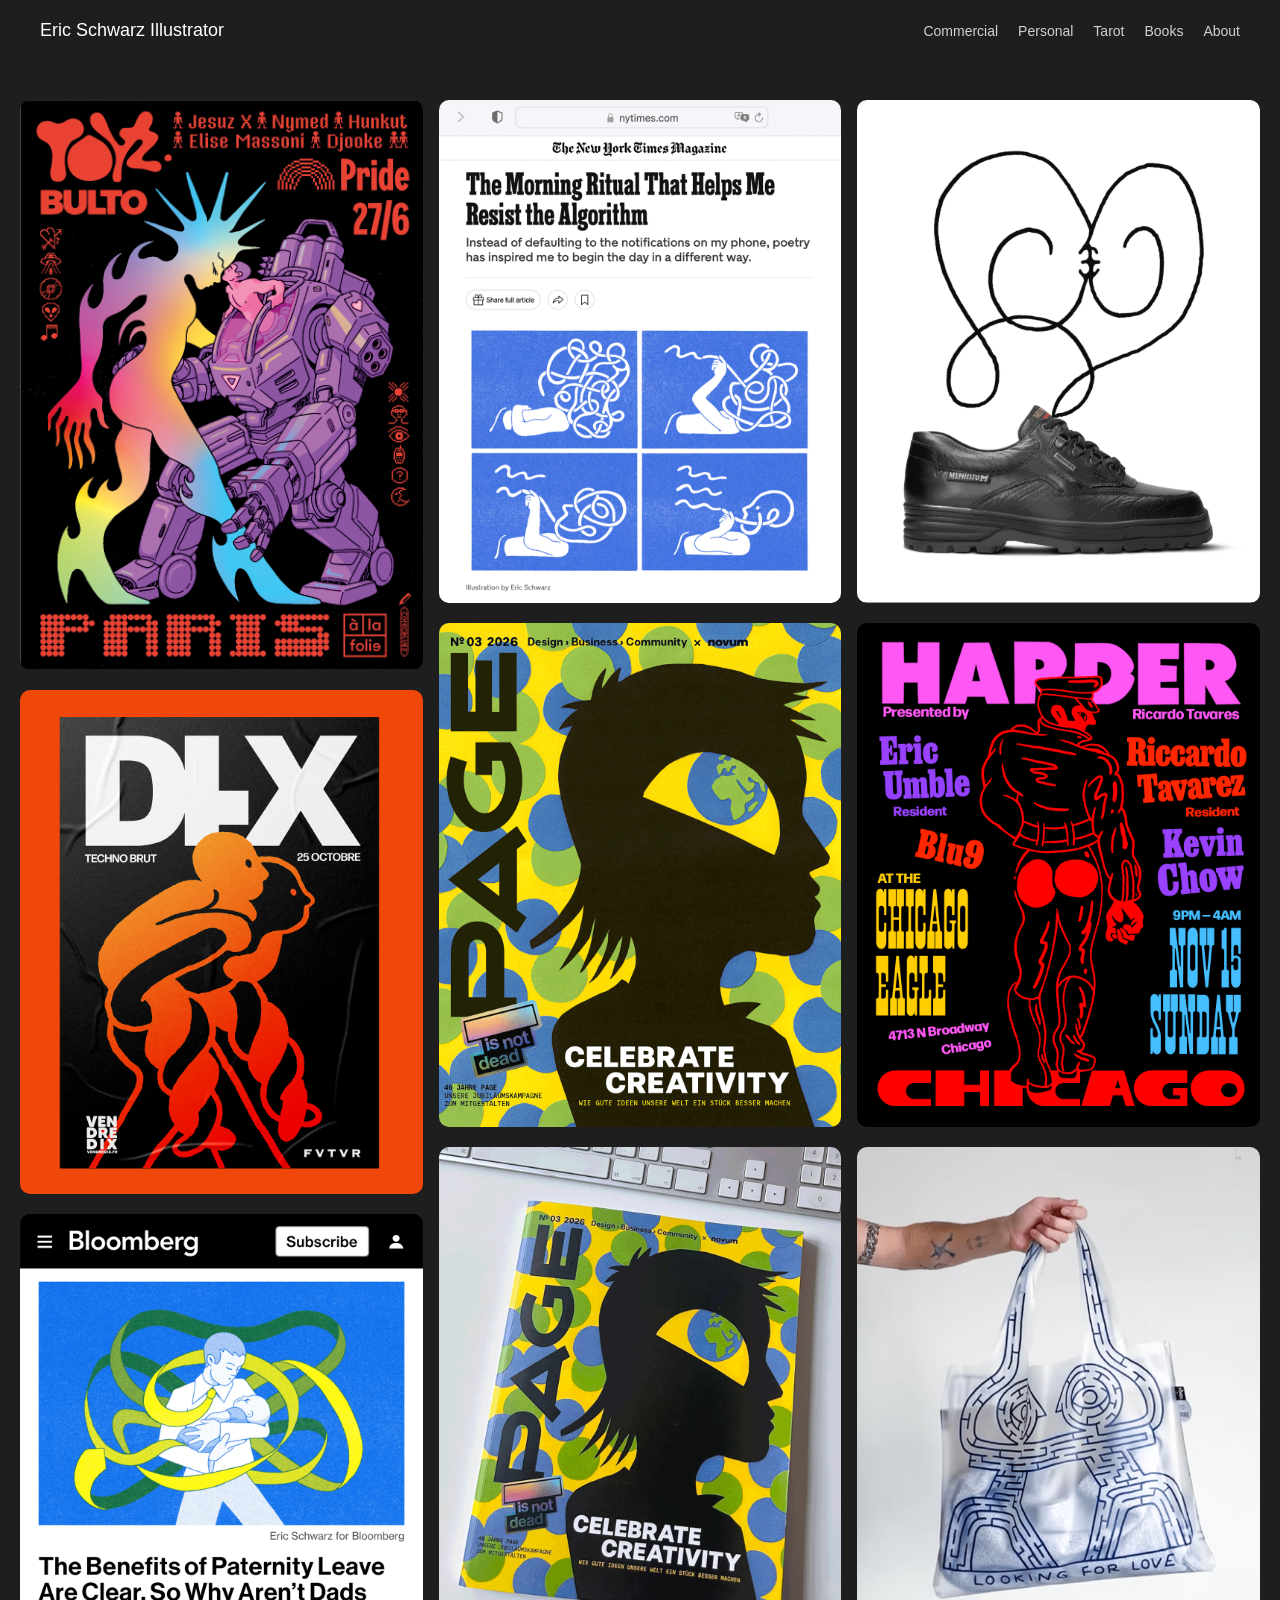
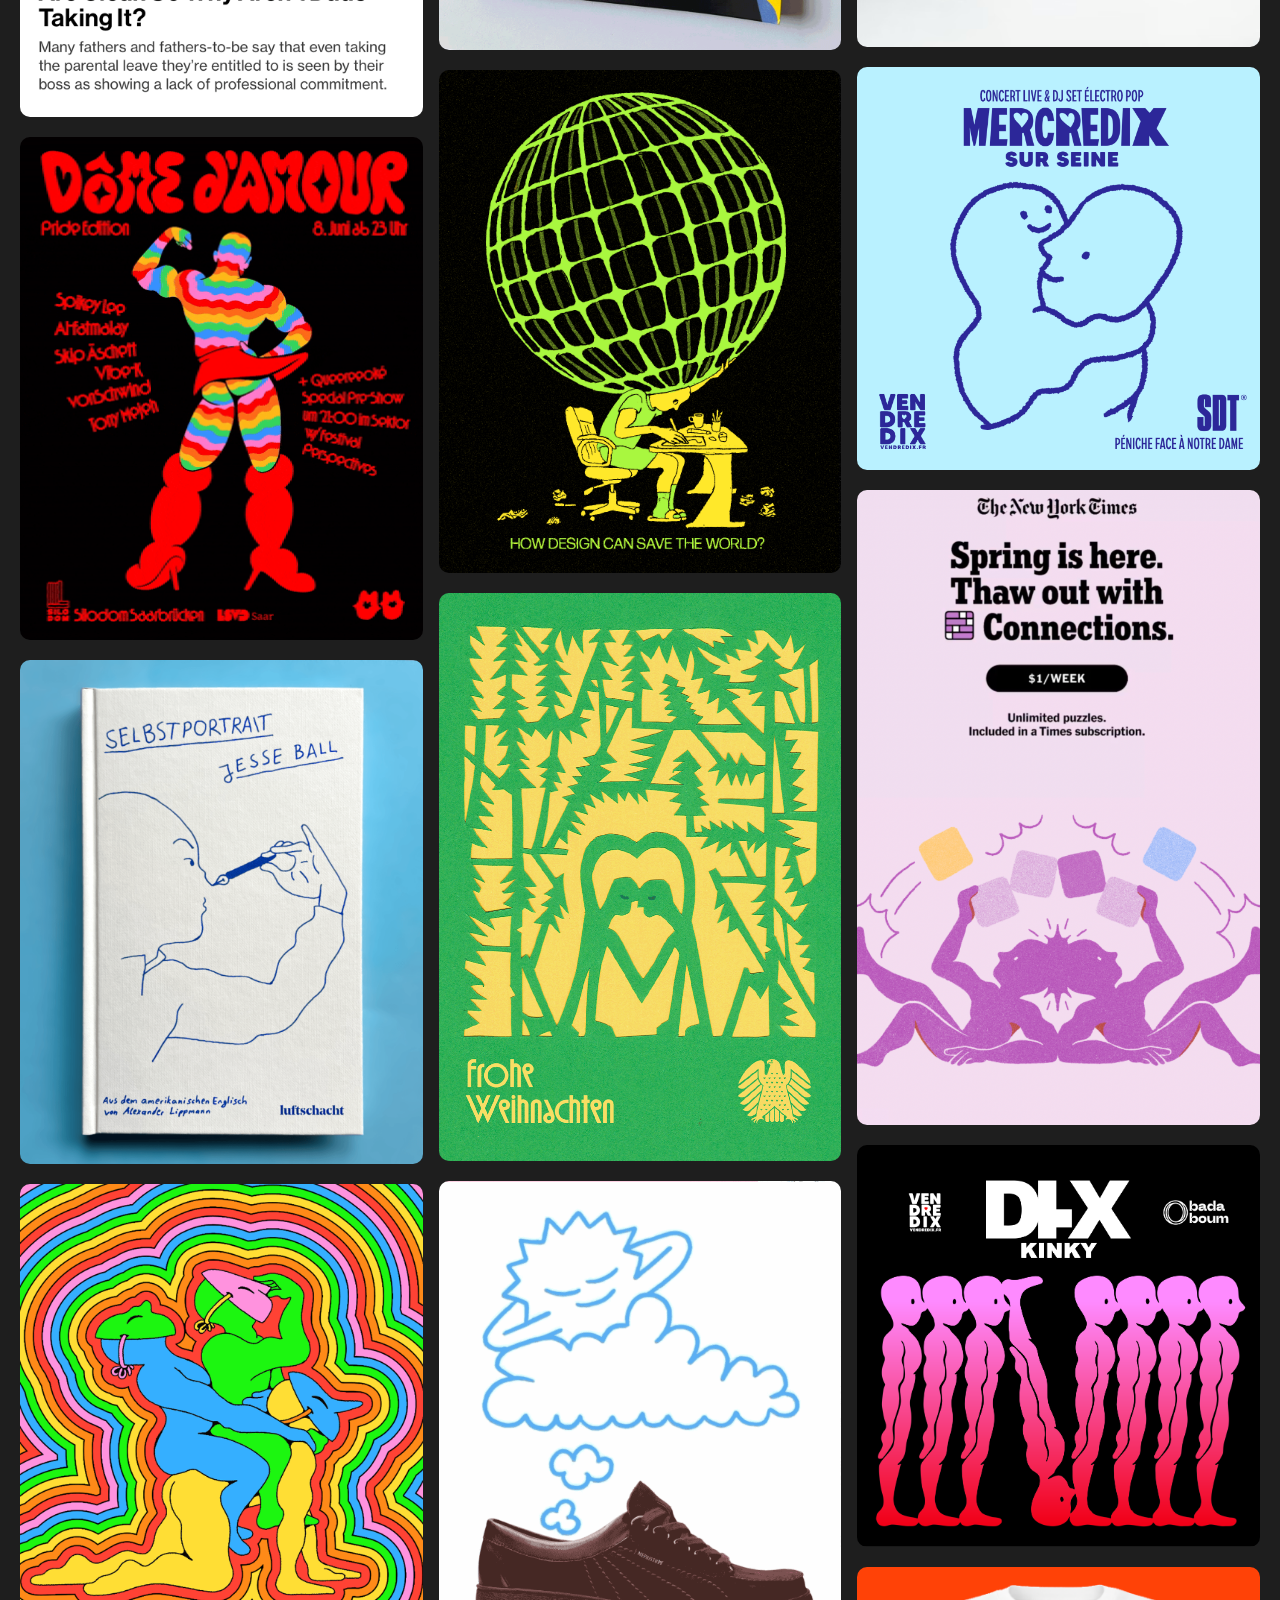
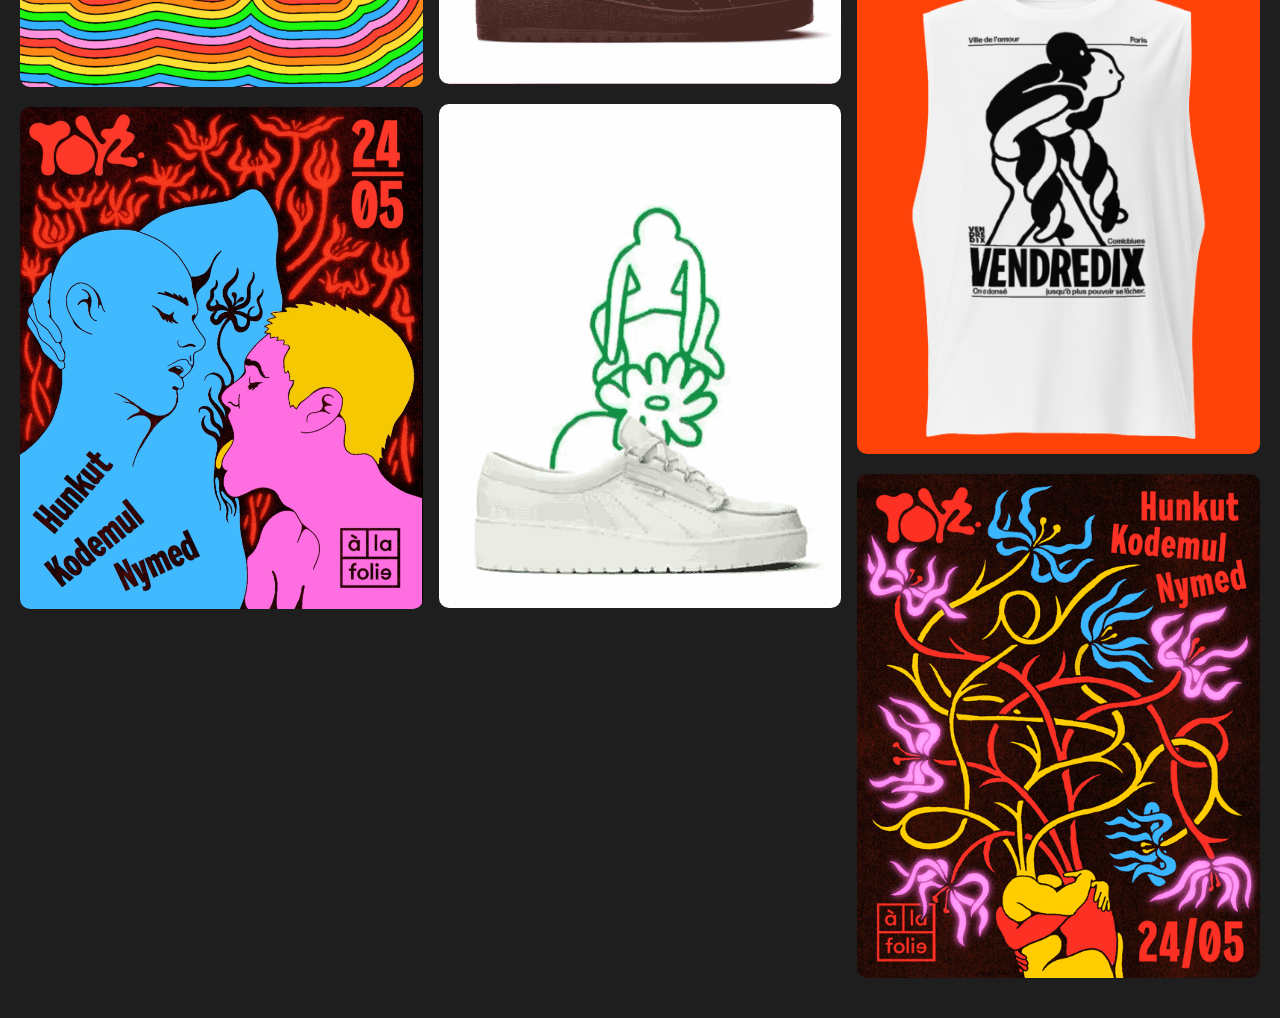
<file: index.html>
<!DOCTYPE html>
<html lang="en">
<head>
  <meta charset="UTF-8">
  <meta name="viewport" content="width=device-width, initial-scale=1.0">
  <title>Commercial Work</title>
  <link rel="stylesheet" href="style.css">
</head>

<body class="commercial">

<nav>
  <div class="logo">Eric Schwarz Illustrator</div>
  <div class="menu">
    <a href="index.html">Commercial</a>
    <a href="personal.html">Personal</a>
    <a href="tarot.html">Tarot</a>
    <a href="books.html">Books</a>
    <a href="about.html">About</a>
    
  </div>
</nav>

<section class="gallery">

  <!-- 1–20 images -->
  <img src="images/commercial-1.png">
  <img src="images/commercial-2.jpg" alt="Large black and orange poster featuring giant white D L X letters across the top, with the words TECHNO BRUT on the left and 25 OCTOBRE on the right. A bold orange abstract figure curves through the center, using a black outline and a warm orange to red gradient, creating a muscular, twisting form. At the bottom left, the text reads VENDREDIX and VENDREDIX.FR, and at the bottom right the text reads FVTVR. The poster sits on a dark textured background with dramatic contrast, a futuristic feel, and a strong energetic tone.">

  <img src="images/commercial-3.png">
  <img src="images/commercial-3b.gif">
  <img src="images/commercial-4.png">
  <img src="images/commercial-5.gif">
  <img src="images/commercial-8.png">
  <img src="images/commercial-9.png">
  <img src="images/commercial-page.png">
  <img src="images/commercial-page2.png">
  <img src="images/commercial-world.png">
  <img src="images/commercial-green.png">
  <img src="images/commercial-shoe3.gif">
   <img src="images/commercial-shoe2.gif">
  <img src="images/commercial-shoe1.gif">
    <img src="images/commercial-chicago.gif">
  <img src="images/commercial-10.png">
  <img src="images/commercial-11.gif">
  <img src="images/commercial-12.png">
  <img src="images/commercial-19.png">
  <img src="images/commercial-20.png">
  <img src="images/commercial-25.gif">
  
</section>

</body>
</html>
</file>
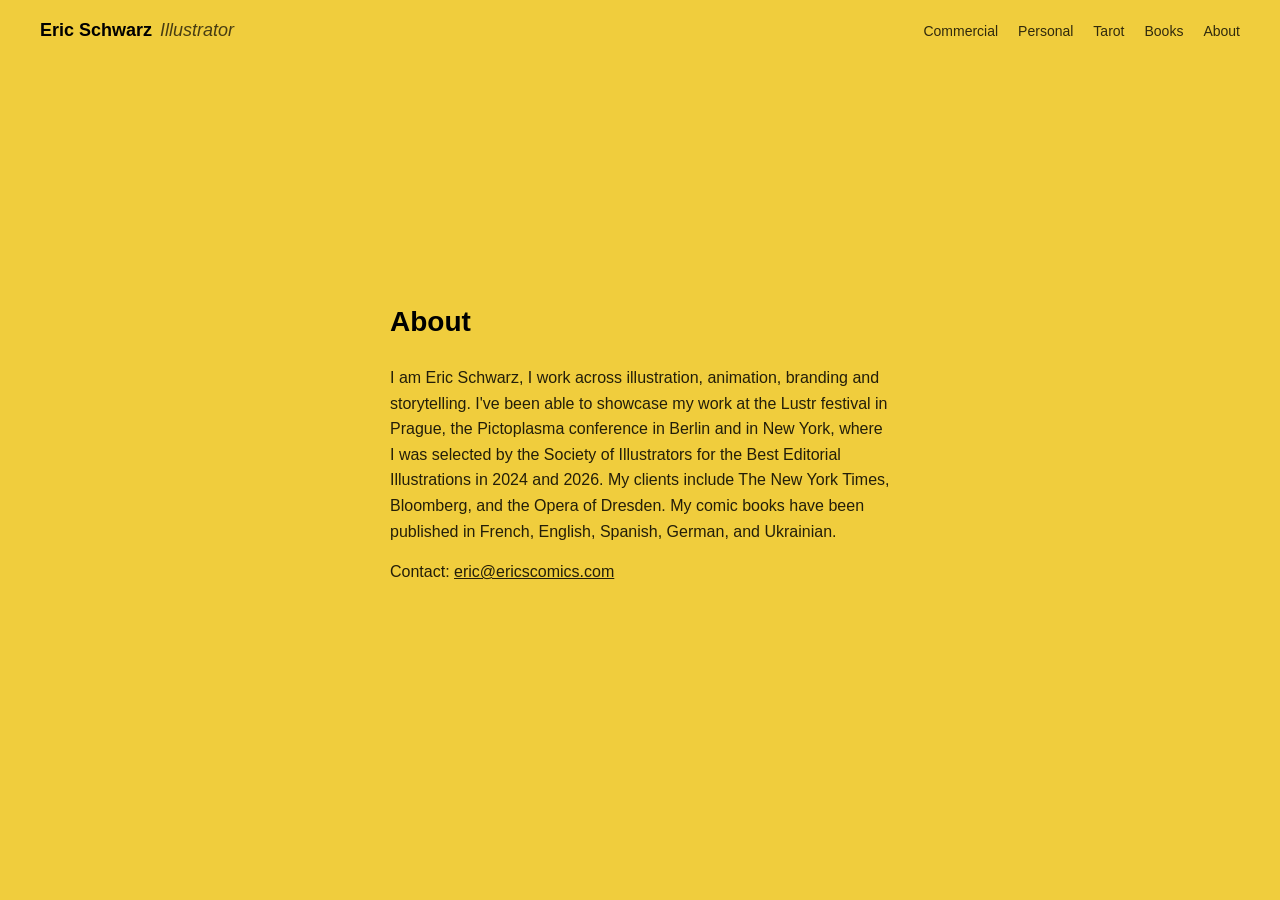
<file: about.html>
<!DOCTYPE html>
<html lang="en">
<head>
  <meta charset="UTF-8">
  <title>About</title>
  <link rel="stylesheet" href="style.css">
</head>

<body class="about-page">

  <nav>
    <div class="logo">
      <span class="name">Eric Schwarz</span>
      <span class="role">Illustrator</span>
    </div>

    <div class="menu">
      <a href="index.html">Commercial</a>
      <a href="personal.html">Personal</a>
      <a href="tarot.html">Tarot</a>
      <a href="books.html">Books</a>
      <a href="about.html">About</a>
    </div>
  </nav>

  <section class="about">
    <div class="about-text">

      <h1>About</h1>

      <p>
        I am Eric Schwarz, I work across illustration, animation, branding and storytelling.

I've been able to showcase my work at the Lustr festival in Prague, the Pictoplasma conference in Berlin and in New York, where I was selected by the Society of Illustrators for the Best Editorial Illustrations in 2024 and 2026.
My clients include The New York Times, Bloomberg, and the Opera of Dresden. My comic books have been published in French, English, Spanish, German, and Ukrainian.
      </p>

      <p class="contact">
        Contact: 
        <a href="mailto:eric@ericscomics.com">eric@ericscomics.com</a>
      </p>


    </div>
  </section>

</body>
</html>
</file>
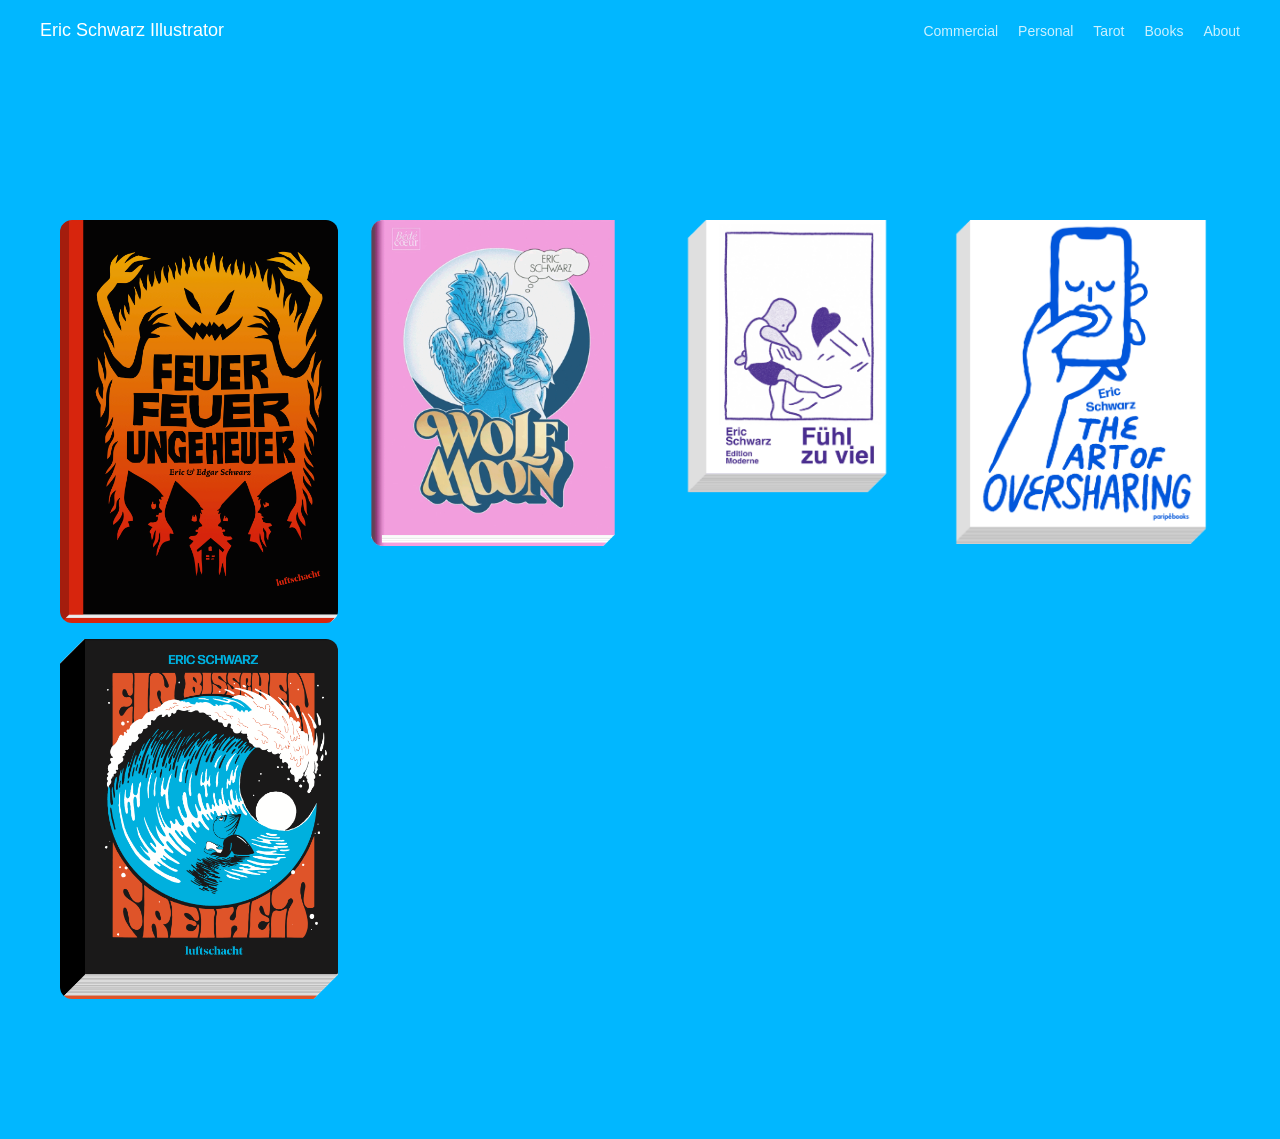
<file: books.html>
<!DOCTYPE html>
<html lang="en">
<head>
  <meta charset="UTF-8">
  <meta name="viewport" content="width=device-width, initial-scale=1.0">
  <title>Books</title>
  <link rel="stylesheet" href="style.css">
</head>

<body class="books-page">

<nav>
  <div class="logo">Eric Schwarz Illustrator</div>
  <div class="menu">
    <a href="index.html">Commercial</a>
    <a href="personal.html">Personal</a>
    <a href="tarot.html">Tarot</a>
    <a href="books.html">Books</a>
    <a href="about.html">About</a>
    
  </div>
</nav>

<section class="bookshelf">

     <a href="https://www.hugendubel.de/de/buch_gebunden/edgar_schwarz_eric_schwarz-feuer_feuer_ungeheuer-50664412-produkt-details.html?srsltid=AfmBOooG93EML7YRjUCWYGN2iRBL5JXRl-ikOebCF_2qgJpAFGRLDOVw" target="_blank">
    <img src="images/books-5.png">
  </a>

  <a href="https://bdcul.fr/wolf-moon-eric-schwarz/" target="_blank">
    <img src="images/books-4.png">
  </a>

    <a href="https://www.editionmoderne.ch/buch/fuehl-zu-viel/" target="_blank">
    <img src="images/books-3.png">
  </a>

    <a href="https://www.paripebooks.com/producto/the-art-of-oversharing/" target="_blank">
    <img src="images/books-2.png">
  </a>

  <a href="https://www.luftschacht.com/produkt/eric-schwarz-ein-bisschen-freiheit/" target="_blank">
    <img src="images/books-1.png">
  </a>

</section>

</body>
</html>
</file>
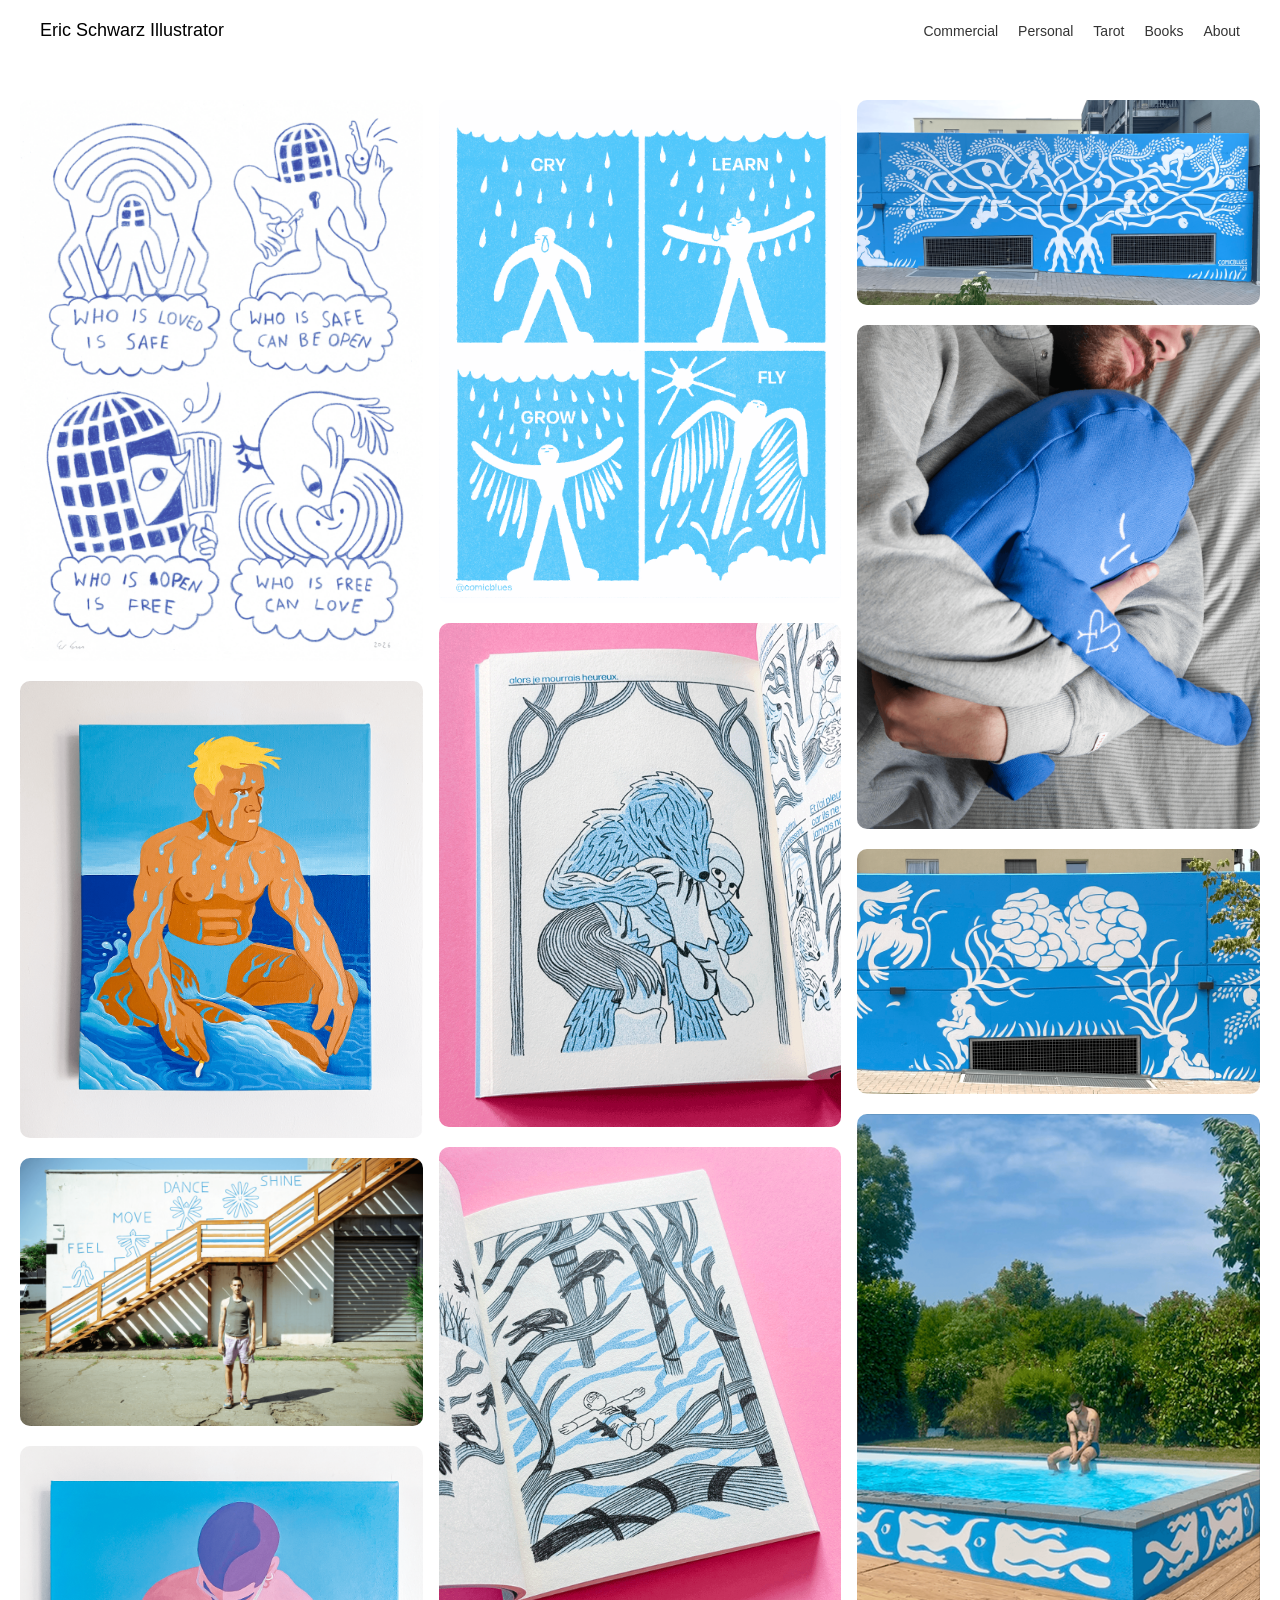
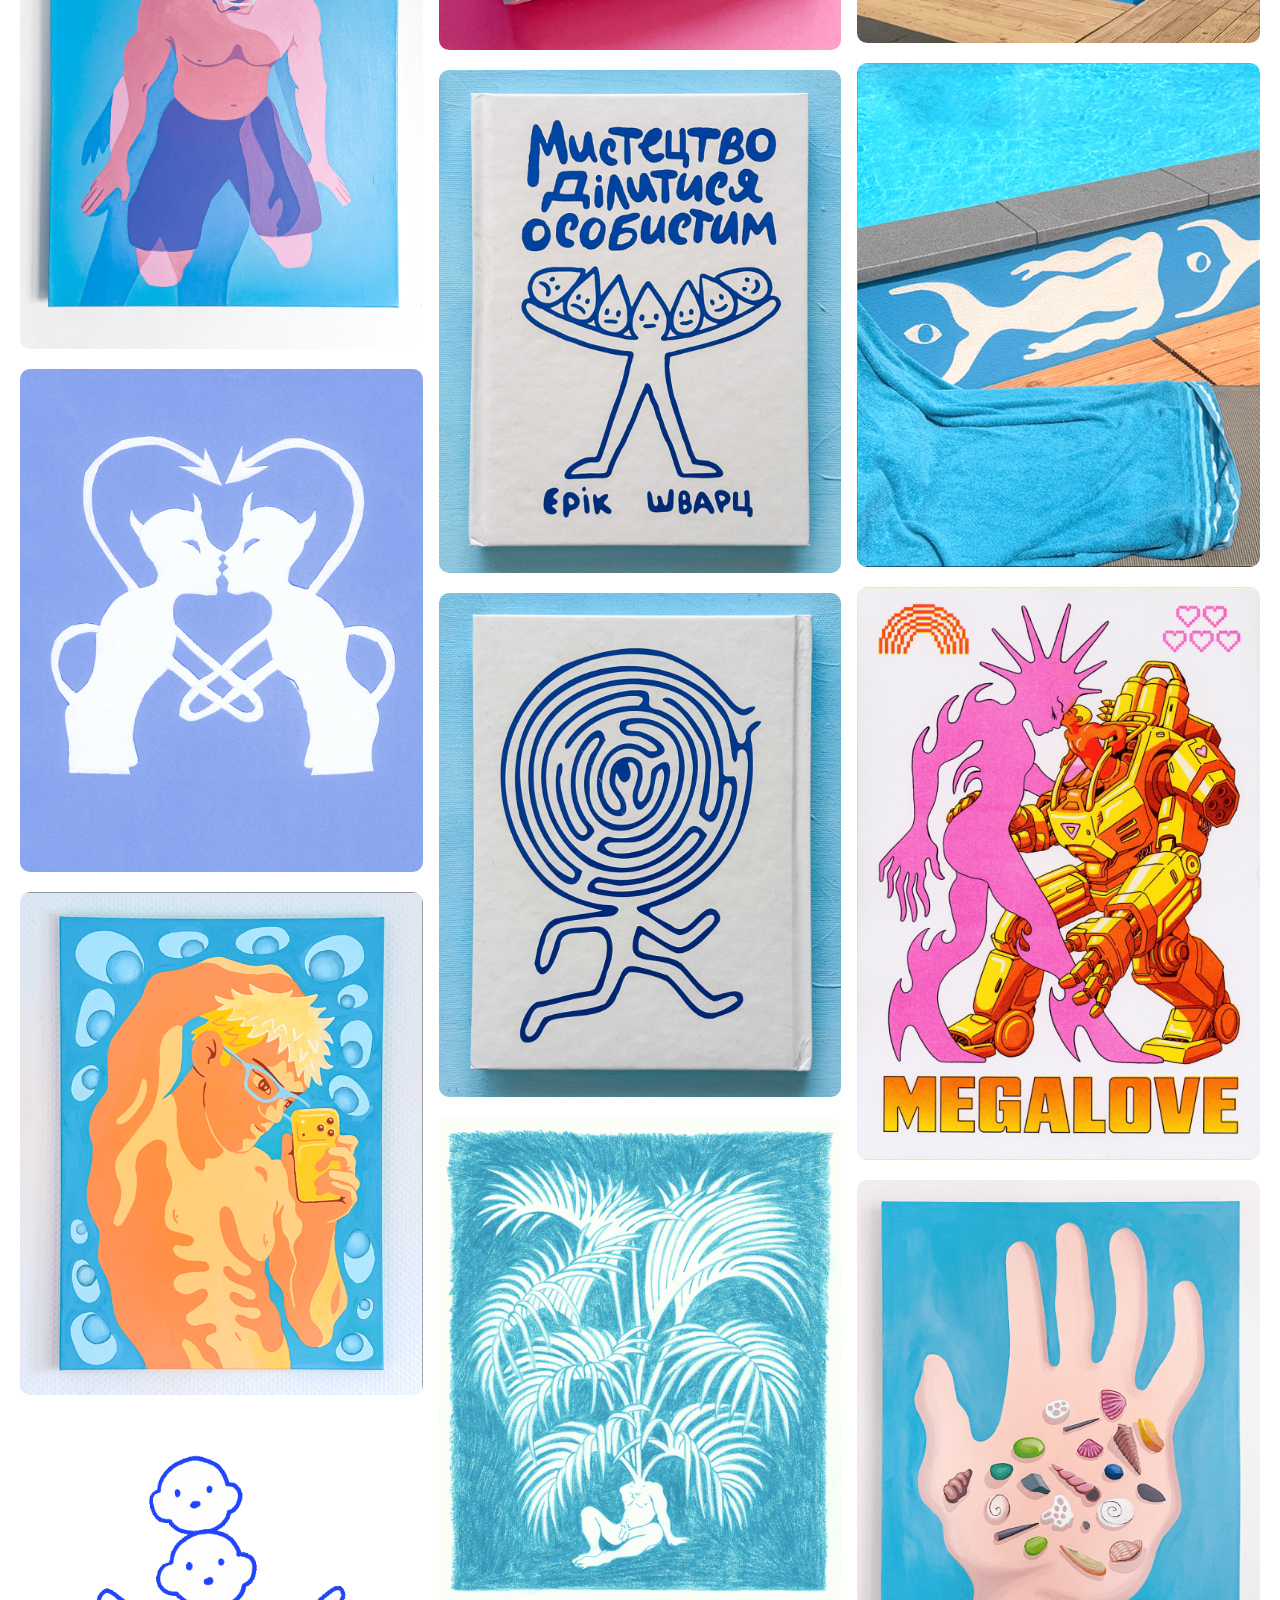
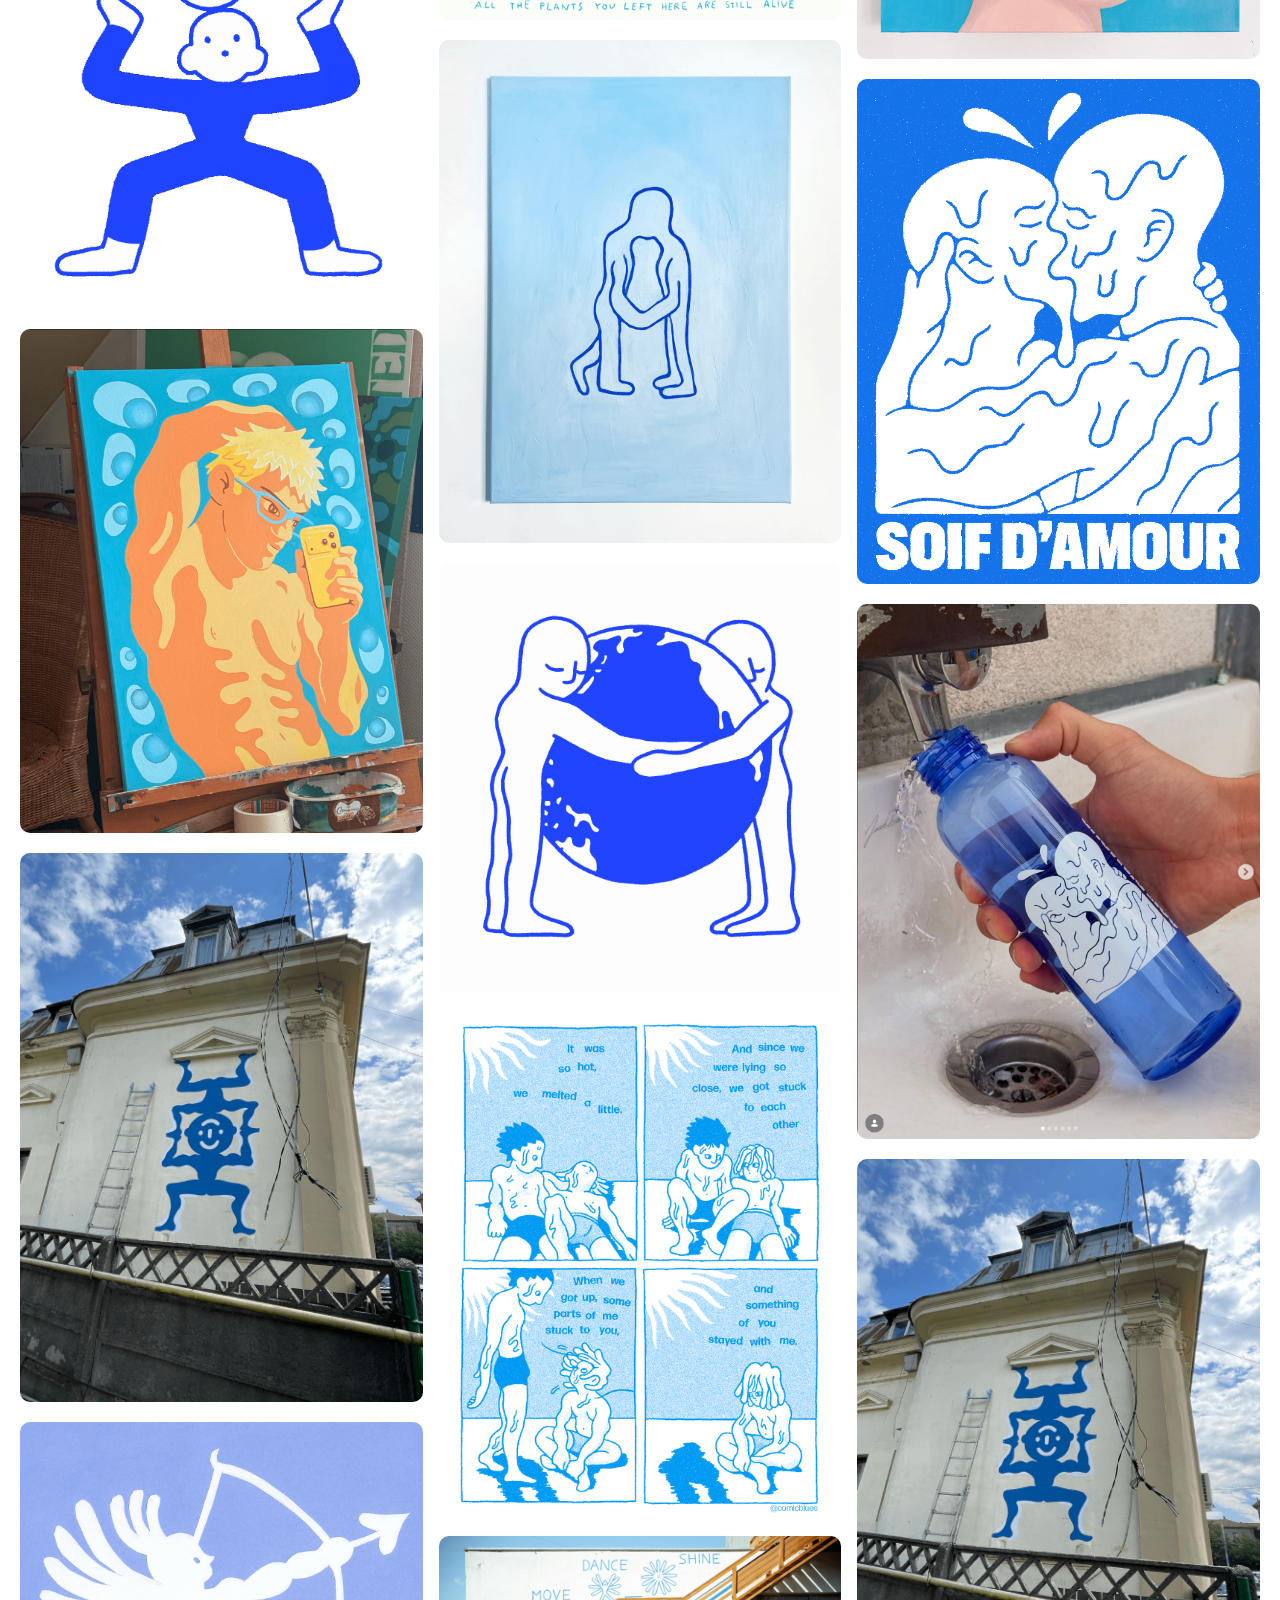
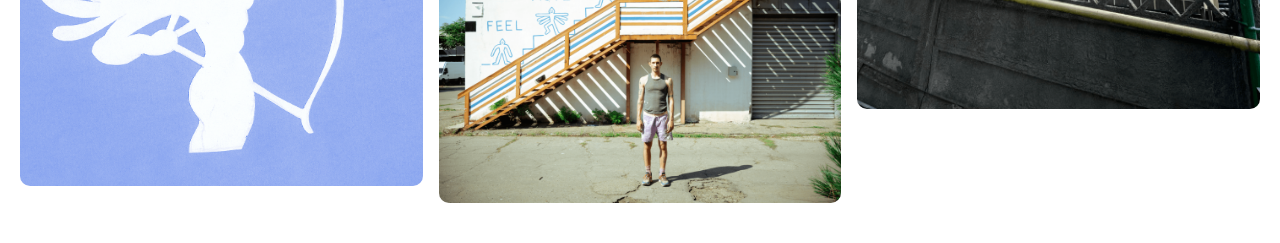
<file: personal.html>
<!DOCTYPE html>
<html lang="en">
<head>
  <meta charset="UTF-8">
  <meta name="viewport" content="width=device-width, initial-scale=1.0">
  <title>Personal Work</title>
  <link rel="stylesheet" href="style.css">
</head>

<body class="personal">

<nav>
  <div class="logo">Eric Schwarz Illustrator</div>
  <div class="menu">
    <a href="index.html">Commercial</a>
    <a href="personal.html">Personal</a>
    <a href="tarot.html">Tarot</a>
    <a href="books.html">Books</a>
    <a href="about.html">About</a>
    
  </div>
</nav>

<section class="gallery">

  <!-- add your personal images -->
  <img src="images/personal-1.png">
  <img src="images/perso-10.png">
  <img src="images/personal-2.png">
  <img src="images/perso-11.png">
  <img src="images/personal-3.png">
  <img src="images/perso-12.png">
  <img src="images/personal-4.gif">
  <img src="images/perso-13.png">
  <img src="images/personal-5.png">
  <img src="images/perso-amor.png">
  <img src="images/perso-fly.png">
  <img src="images/perso-wolf1.png">
  <img src="images/perso-wolf2.png">
  <img src="images/perso-14.png">
  <img src="images/perso-15.png">
  <img src="images/personal-6.png">
  <img src="images/perso-16.png">
  <img src="images/personal-7.gif">
  <img src="images/perso-17.png">
  <img src="images/personal-8.png">
  <img src="images/perso-18.png">
  <img src="images/personal-9.png">
  <img src="images/perso-19.png">
  <img src="images/perso-20.png">
  <img src="images/perso-21.png">
  <img src="images/perso-22.png">
  <img src="images/perso-23.png">
  <img src="images/perso-24.png">
  <img src="images/perso-25.png">
  <img src="images/personal-5.png">

</section>

</body>
</html>
</file>
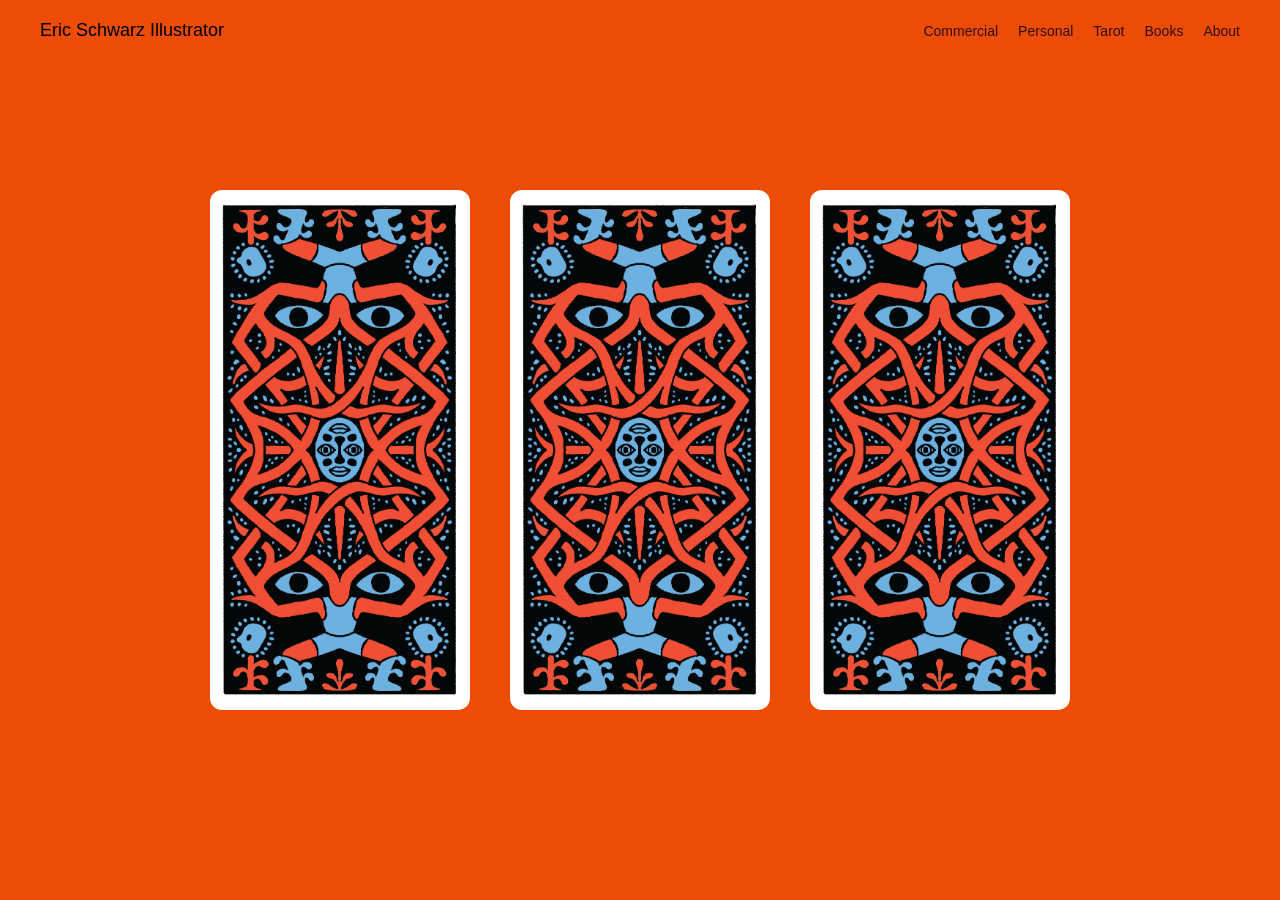
<file: tarot.html>
<!DOCTYPE html>
<html lang="en">
<head>
  <meta charset="UTF-8">
  <meta name="viewport" content="width=device-width, initial-scale=1.0">
  <title>Tarot</title>
  <link rel="stylesheet" href="style.css">
</head>

<body class="tarot">

<nav>
  <div class="logo">Eric Schwarz Illustrator</div>
  <div class="menu">
    <a href="index.html">Commercial</a>
    <a href="personal.html">Personal</a>
    <a href="tarot.html">Tarot</a>
    <a href="books.html">Books</a>
    <a href="about.html">About</a>
    
  </div>
</nav>

<div class="tarot-grid">

  <div class="card" id="card1">
    <div class="card-face card-back">
      <img src="images/deck.png">
    </div>
    <div class="card-face card-front">
      <img id="tarotImage1">
    </div>
  </div>

  <div class="card" id="card2">
    <div class="card-face card-back">
      <img src="images/deck.png">
    </div>
    <div class="card-face card-front">
      <img id="tarotImage2">
    </div>
  </div>

  <div class="card" id="card3">
    <div class="card-face card-back">
      <img src="images/deck.png">
    </div>
    <div class="card-face card-front">
      <img id="tarotImage3">
    </div>
  </div>

</div>

<script src="script.js"></script>

</body>
</html>
</file>
<file: style.css>
* {
  margin: 0;
  padding: 0;
  box-sizing: border-box;
}

body {
  margin: 0;
  background:  rgba(30,30,30,1);
  color: white;
  font-family: Arial;
}
body.commercial {
  background: rgba(30,30,30,1);
  color: white;
}

body.personal {
  background: white;
  color: black;
}

body.books-page {
  background: rgb(1, 183, 255);
  color: white;
  display: grid;
  gap: 20px;
  padding: 120px 40px;
}

body.books-page img {
  width: 100%;
  border-radius: 12px;
  display: block;
  transition: transform 0.3s ease;
}

body.books-page img:hover {
  transform: scale(1.03);
}

.bookshelf {
  display: grid;
  grid-template-columns: repeat(auto-fill, minmax(250px, 1fr));
  gap: 16px;
  padding: 100px 20px 20px;
}

body.tarot {
  background: rgb(237, 76, 6);
  color: black;
}



nav {
  position: fixed;
  top: 0;
  left: 0;
  width: 100%;

  display: flex;
  justify-content: space-between;
  align-items: center;

  padding: 20px 40px;

  box-sizing: border-box;

  z-index: 1000;
}

.menu {
  display: flex;
  gap: 20px;
  flex-wrap: nowrap;
  white-space: nowrap;
}

.menu a {
  flex-shrink: 0;
  text-decoration: none;
  color: inherit;
}

nav a {
  color: white;
  text-decoration: none;
}

.logo {
  display: flex;
  gap: 8px;
  align-items: baseline;
  font-size: 18px;
}

.name {
  font-weight: 700;
}

.role {
  font-weight: 400;
  font-style: italic;
  opacity: 0.7;
}

.menu {
  display: flex;
  gap: 20px;
  align-items: center;
}

.menu a {
  text-decoration: none;
  color: inherit;
  font-size: 14px;
  opacity: 0.8;
  transition: opacity 0.2s ease;
}

.menu a:hover {
  opacity: 1;
}

.gallery {
  columns: 3 300px;
  column-gap: 16px;
  padding: 100px 20px 20px;
}

.gallery img {
  width: 100%;
  margin-bottom: 16px;
  border-radius: 10px;
}

.tarot {
  height: 100vh;
  display: flex;
  flex-direction: column;
  justify-content: center;
  align-items: center;
}

.tarot-box img {
  width: 260px;
  cursor: pointer;
}

.card-container {
  perspective: 1000px;
  display: flex;
  justify-content: center;
  margin-top: 40px;
}

.card {
  width: 260px;
  height: 520px;
  position: relative;
  transform-style: preserve-3d;
  transition: transform 0.8s;
  cursor: pointer;
}

.card.flipped {
  transform: rotateY(180deg);
}

.card-face {
  position: absolute;
  width: 100%;
  height: 100%;
  backface-visibility: hidden;
  border-radius: 12px;
  overflow: hidden;
}

.card-face img {
  width: 100%;
  height: 100%;
  object-fit: cover;
}

.card-front {
  transform: rotateY(180deg);
}

@keyframes shake {
  0% { transform: translateX(0); }
  25% { transform: translateX(-3px); }
  50% { transform: translateX(3px); }
  75% { transform: translateX(-3px); }
  100% { transform: translateX(0); }
}

.card.shake {
  animation: shake 0.25s ease;
}

.tarot-grid {
  display: flex;
  justify-content: center;
  gap: 40px;
  padding: 120px 20px;
}

/* card stays same size as before */
.card {
  width: 260px;
  height: 520px;
  perspective: 1000px;
}

/* mobile: only show 1 card */
@media (max-width: 768px) {
  .tarot-grid {
    flex-direction: column;
    align-items: center;
  }

  .tarot-grid .card:nth-child(2),
  .tarot-grid .card:nth-child(3) {
    display: none;
  }
}

body.about-page {
  background: #f0cd3d;
  color: black;
}

.about {
  min-height: 100vh;
  display: flex;
  align-items: center;
  justify-content: center;
  padding: 120px 40px;
}

.about-text {
  max-width: 600px;
  line-height: 1.6;
}

.about-text h1 {
  margin-bottom: 20px;
  font-size: 28px;
}

.about-text p {
  margin-bottom: 15px;
  opacity: 0.85;
}

.about-wrapper {
  display: flex;
  gap: 60px;
  max-width: 1000px;
  margin: 0 auto;
  align-items: center;
  padding: 120px 40px;
}

.about-image img {
  width: 320px;
  height: auto;
  border-radius: 12px;
  object-fit: cover;
}

.about-text {
  max-width: 500px;
  line-height: 1.6;
}

.about-text h1 {
  margin-bottom: 20px;
  font-size: 28px;
}

.about-text p {
  margin-bottom: 15px;
  opacity: 0.85;
}

.contact a {
  color: inherit;
  text-decoration: underline;
}

@media (max-width: 768px) {
  .about-wrapper {
    flex-direction: column;
    text-align: center;
  }

  .about-image img {
    width: 80%;
  }
}
@media (max-width: 768px) {

  nav {
    flex-direction: column;
    align-items: flex-start;
    gap: 20px;
    padding: 20px;
  }

  .menu {
    display: flex;
    flex-wrap: wrap;
    gap: 12px 20px;
  }

}
</file>
